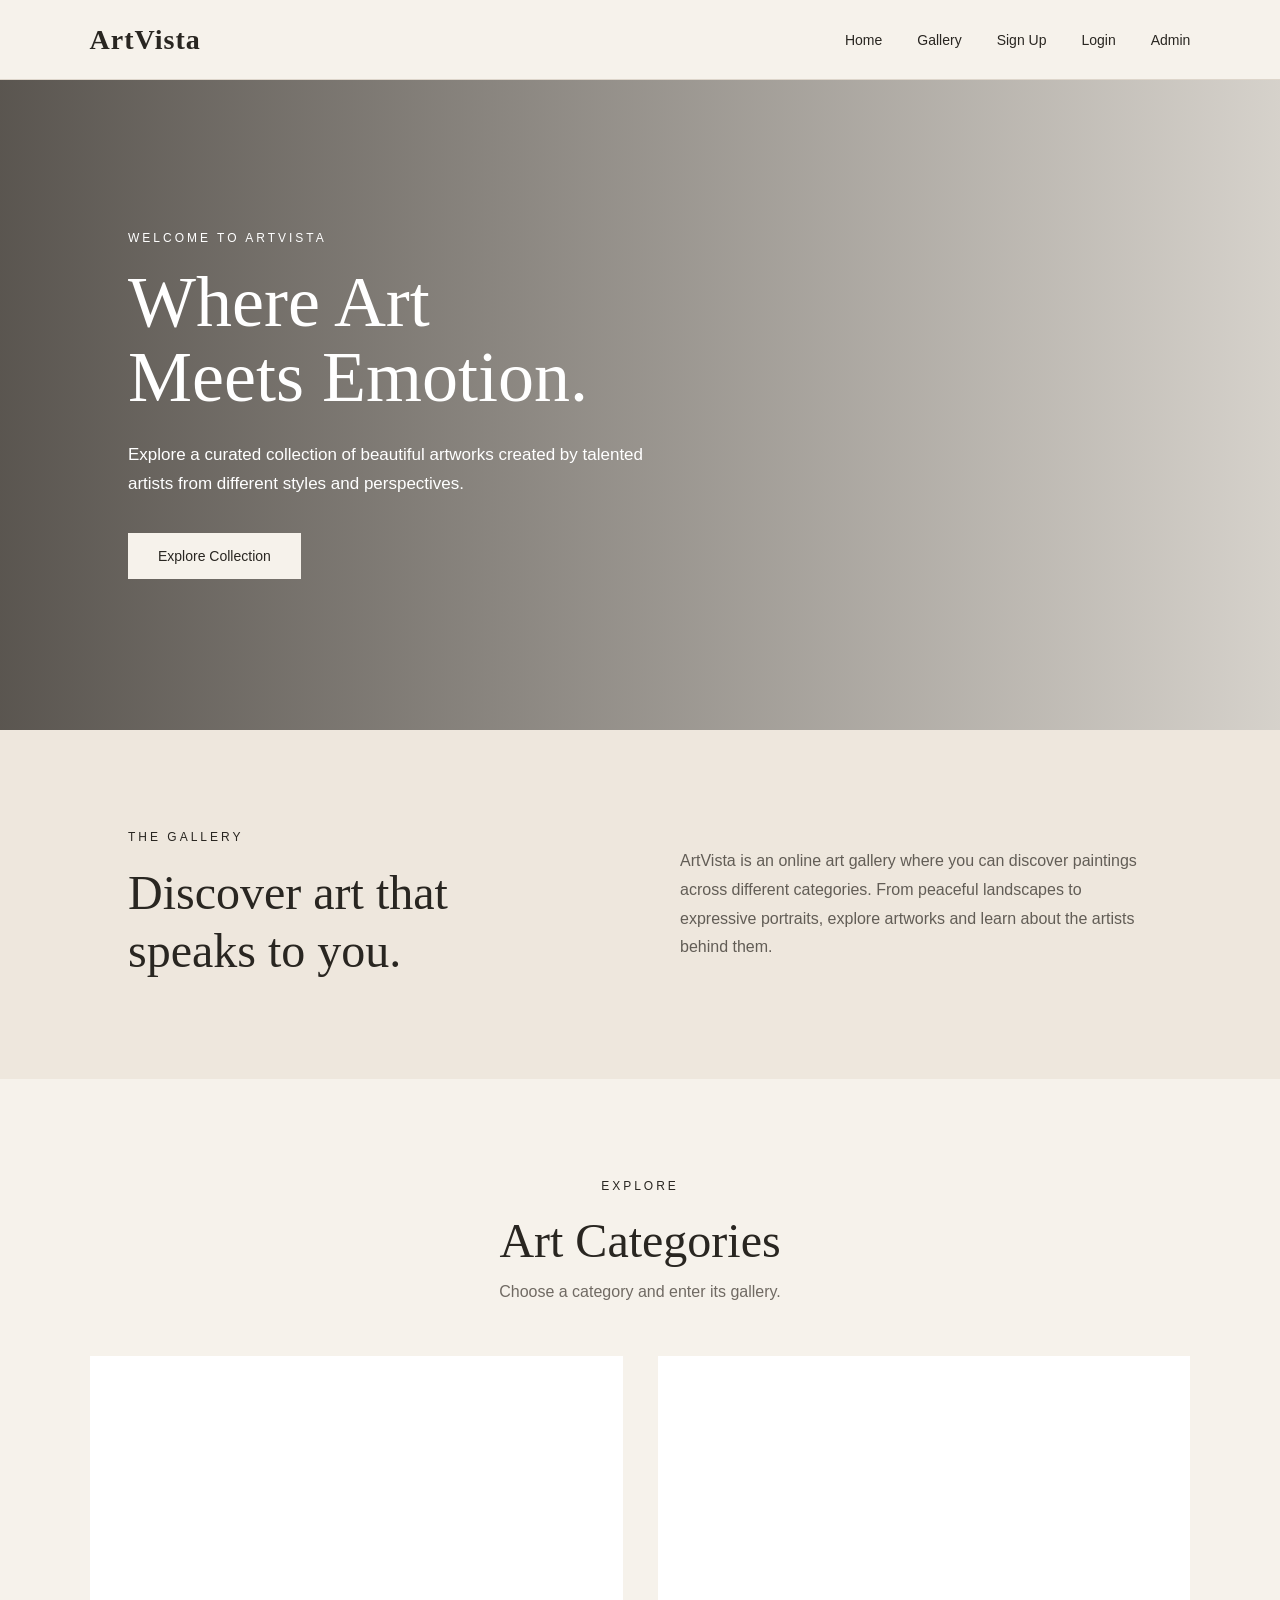
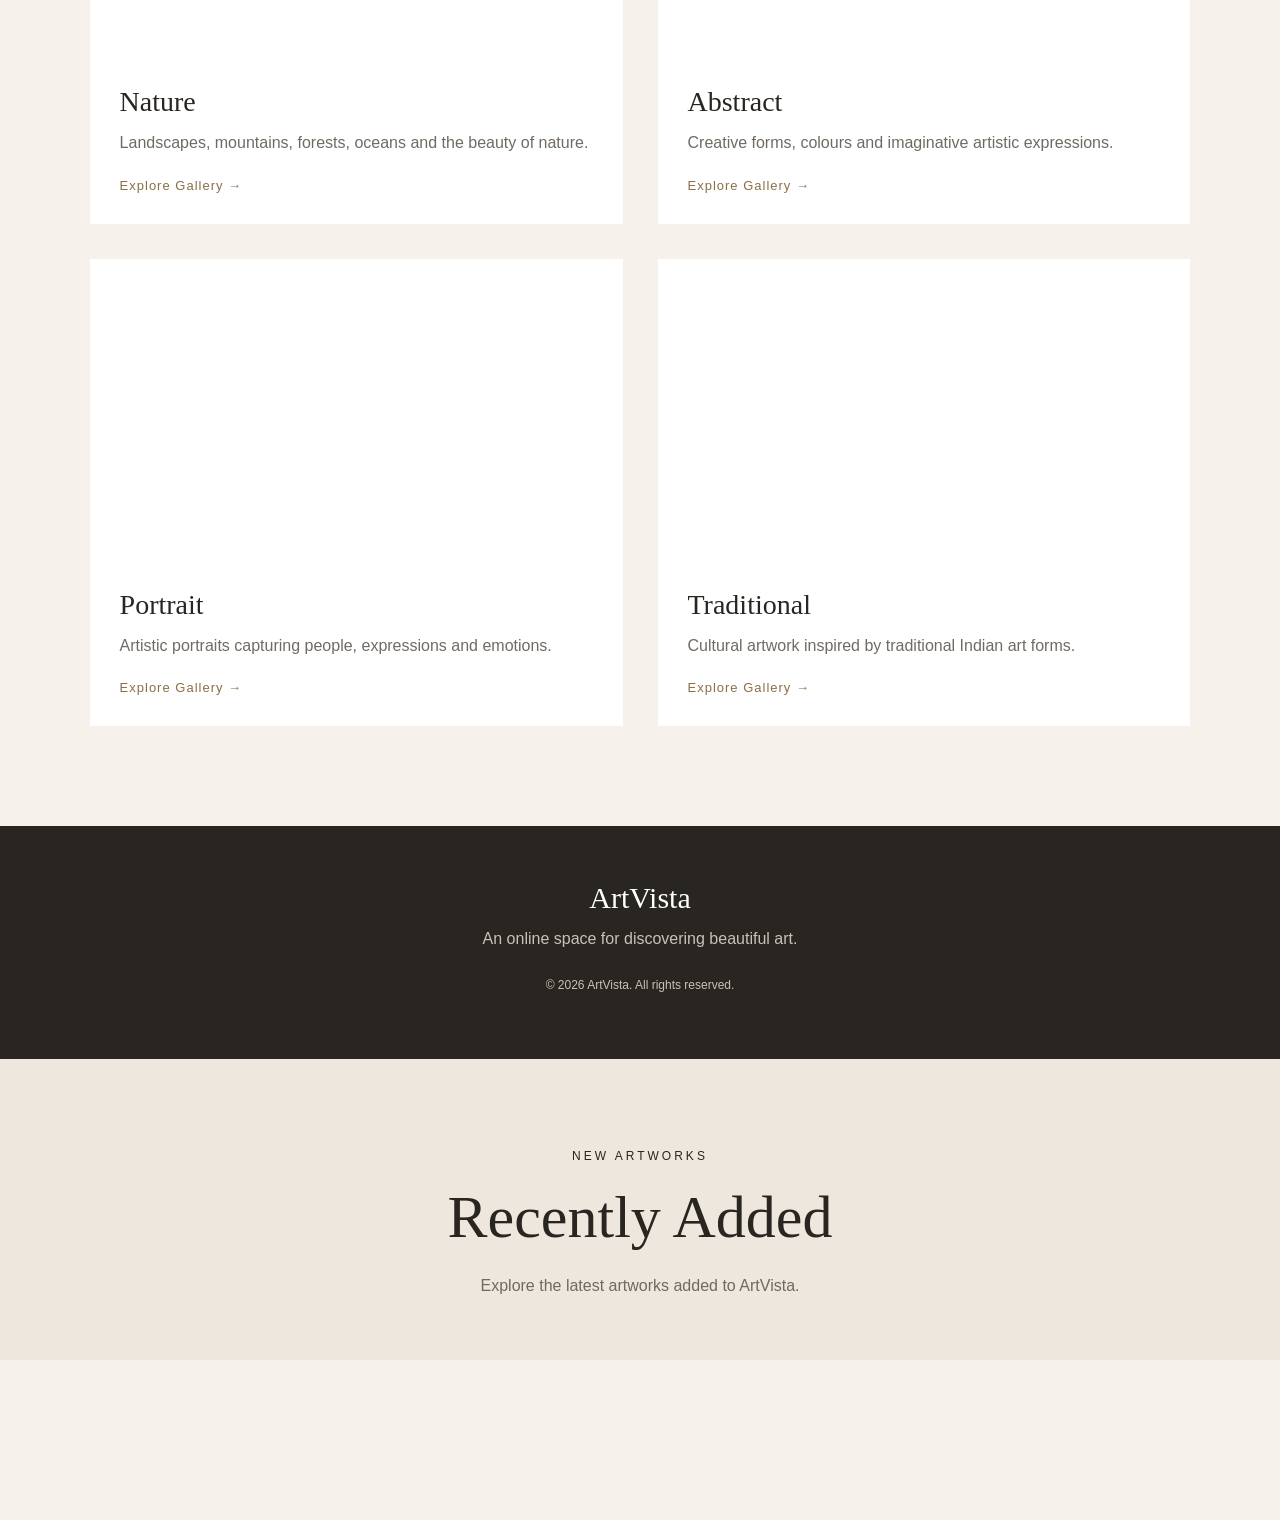
<file: online art gallery main/index.html>
<!DOCTYPE html>
<html lang="en">

<head>
    <meta charset="UTF-8">
    <meta name="viewport" content="width=device-width, initial-scale=1.0">

    <title>ArtVista | Online Art Gallery</title>

    <link rel="stylesheet" href="style.css">
</head>

<body>

    <!-- NAVBAR -->

    <nav class="navbar">

        <div class="logo">
            ArtVista
        </div>

        <div class="nav-links">
    <a href="index.html">Home</a>
    <a href="#categories">Gallery</a>
    <a href="signup.html">Sign Up</a>
    <a href="login.html">Login</a>
    <a href="admin-login.html">Admin</a>
</div>

    </nav>


    <!-- HERO -->

    <section class="hero">

        <div class="hero-text">

            <p class="small-title">WELCOME TO ARTVISTA</p>

            <h1>
                Where Art<br>
                Meets Emotion.
            </h1>

            <p class="hero-description">
                Explore a curated collection of beautiful artworks
                created by talented artists from different styles
                and perspectives.
            </p>

            <button onclick="openGallery()">
                Explore Collection
            </button>

        </div>

    </section>


    <!-- INTRODUCTION -->

    <section class="introduction">

        <div class="intro-text">

            <p class="section-label">THE GALLERY</p>

            <h2>
                Discover art that<br>
                speaks to you.
            </h2>

        </div>

        <div class="intro-description">

            <p>
                ArtVista is an online art gallery where you can
                discover paintings across different categories.
                From peaceful landscapes to expressive portraits,
                explore artworks and learn about the artists behind them.
            </p>

        </div>

    </section>


    <!-- CATEGORIES -->

    <section class="categories" id="categories">

        <div class="section-heading">

            <p class="section-label">EXPLORE</p>

            <h2>Art Categories</h2>

            <p>
                Choose a category and enter its gallery.
            </p>

        </div>


        <div class="category-grid">


            <!-- NATURE -->

            <div class="category-card"
                 onclick="openCategory('nature')">

                <div class="category-image nature-image"></div>

                <div class="category-content">

                    <h3>Nature</h3>

                    <p>
                        Landscapes, mountains, forests,
                        oceans and the beauty of nature.
                    </p>

                    <span>Explore Gallery →</span>

                </div>

            </div>


            <!-- ABSTRACT -->

            <div class="category-card"
                 onclick="openCategory('abstract')">

                <div class="category-image abstract-image"></div>

                <div class="category-content">

                    <h3>Abstract</h3>

                    <p>
                        Creative forms, colours and
                        imaginative artistic expressions.
                    </p>

                    <span>Explore Gallery →</span>

                </div>

            </div>


            <!-- PORTRAIT -->

            <div class="category-card"
                 onclick="openCategory('portrait')">

                <div class="category-image portrait-image"></div>

                <div class="category-content">

                    <h3>Portrait</h3>

                    <p>
                        Artistic portraits capturing
                        people, expressions and emotions.
                    </p>

                    <span>Explore Gallery →</span>

                </div>

            </div>


            <!-- TRADITIONAL -->

            <div class="category-card"
                 onclick="openCategory('traditional')">

                <div class="category-image traditional-image"></div>

                <div class="category-content">

                    <h3>Traditional</h3>

                    <p>
                        Cultural artwork inspired by
                        traditional Indian art forms.
                    </p>

                    <span>Explore Gallery →</span>

                </div>

            </div>


        </div>

    </section>


    <!-- FOOTER -->

    <footer>

        <div class="footer-logo">
            ArtVista
        </div>

        <p>
            An online space for discovering beautiful art.
        </p>

        <p class="copyright">
            © 2026 ArtVista. All rights reserved.
        </p>

    </footer>


    <script src="script.js"></script>

</body>

</html>
<section class="admin-gallery-section">

    <div class="gallery-header">

        <p class="section-label">NEW ARTWORKS</p>

        <h1>Recently Added</h1>

        <p>
            Explore the latest artworks added to ArtVista.
        </p>

    </div>

    <div id="publicAdminPaintings" class="painting-gallery"></div>

</section>
</file>
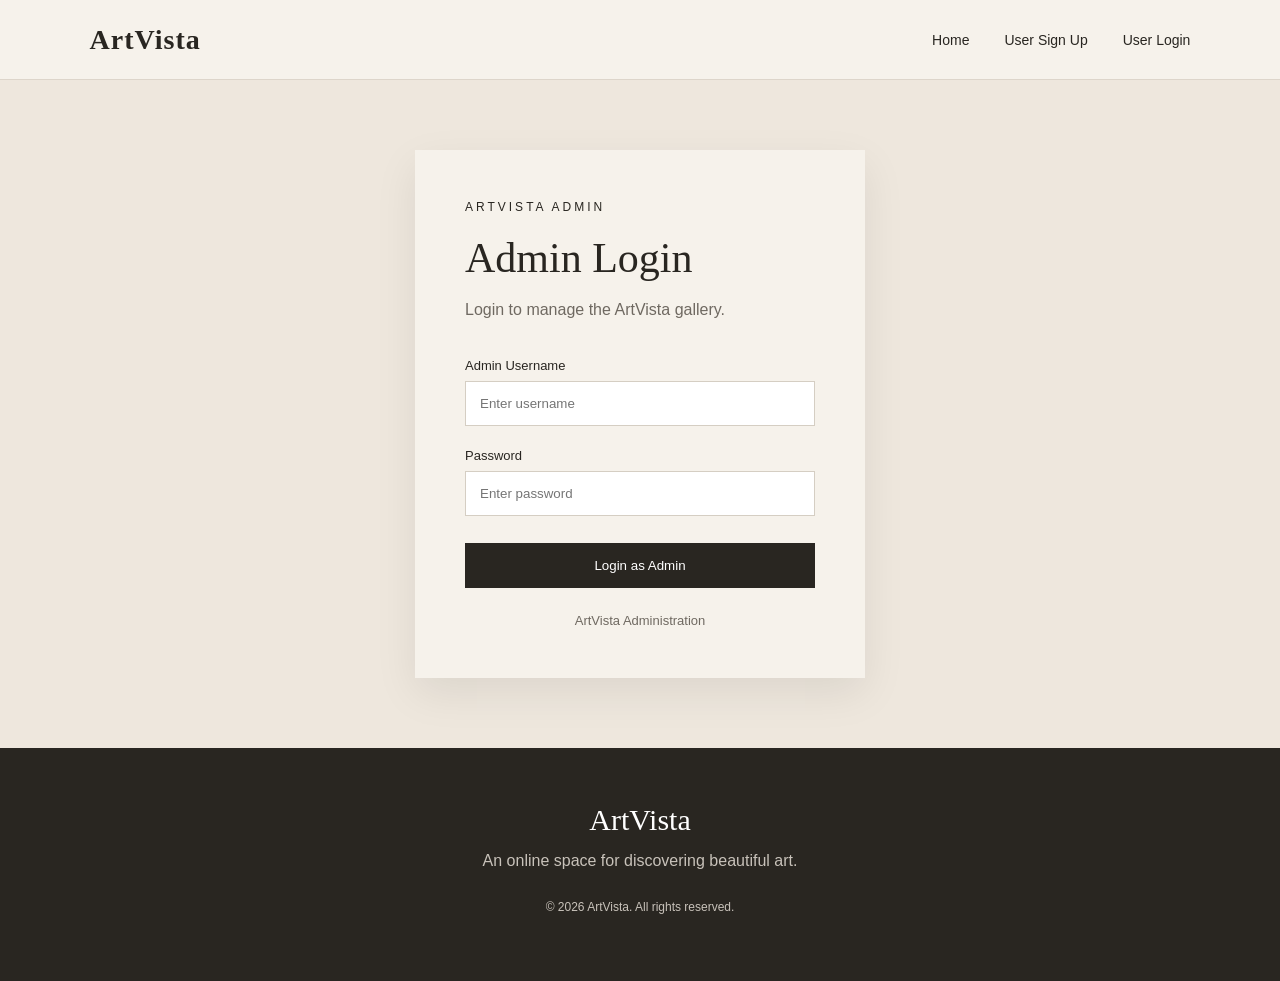
<file: online art gallery main/admin-add-painting.html>
<!DOCTYPE html>
<html lang="en">

<head>

    <meta charset="UTF-8">

    <meta name="viewport" content="width=device-width, initial-scale=1.0">

    <title>Add Painting | ArtVista</title>

    <link rel="stylesheet" href="style.css">

</head>

<body>

    <!-- NAVBAR -->

    <nav class="navbar">

        <div class="logo">
            ArtVista
        </div>

        <div class="nav-links">

            <a href="admin-dashboard.html">Dashboard</a>

            <a href="index.html">Gallery</a>

            <a href="#" onclick="adminLogout()">Logout</a>

        </div>

    </nav>


    <!-- ADD PAINTING -->

    <section class="auth-section">

        <div class="auth-box">

            <p class="section-label">ARTVISTA ADMIN</p>

            <h1>Add Painting</h1>

            <p class="auth-subtitle">
                Add a new artwork to the gallery collection.
            </p>


            <form onsubmit="addPainting(event)">

                <label>Painting Name</label>

                <input
                    type="text"
                    id="paintingName"
                    placeholder="Enter painting name"
                    required
                >


                <label>Artist Name</label>

                <input
                    type="text"
                    id="paintingArtist"
                    placeholder="Enter artist name"
                    required
                >


                <label>Category</label>

                <select id="paintingCategory" required>

                    <option value="">Select Category</option>

                    <option value="NATURE COLLECTION">
                        Nature
                    </option>

                    <option value="ABSTRACT COLLECTION">
                        Abstract
                    </option>

                    <option value="PORTRAIT COLLECTION">
                        Portrait
                    </option>

                    <option value="TRADITIONAL COLLECTION">
                        Traditional
                    </option>

                </select>


                <label>Price</label>

                <input
                    type="number"
                    id="paintingPrice"
                    placeholder="Enter price"
                    required
                >


                <label>Image URL</label>

                <input
                    type="url"
                    id="paintingImage"
                    placeholder="Paste image URL"
                    required
                >


                <label>Description</label>

                <textarea
                    id="paintingDescription"
                    placeholder="Enter painting description"
                    rows="4"
                    required
                ></textarea>


                <button type="submit">
                    Add Painting
                </button>

            </form>

        </div>

    </section>


    <footer>

        <div class="footer-logo">
            ArtVista
        </div>

        <p>
            Admin Panel for ArtVista Online Gallery.
        </p>

        <p class="copyright">
            © 2026 ArtVista. All rights reserved.
        </p>

    </footer>

<script>
    if (localStorage.getItem("adminLoggedIn") !== "true") {
        window.location.href = "admin-login.html";
    }
</script>
    <script src="script.js"></script>

</body>

</html>
</file>
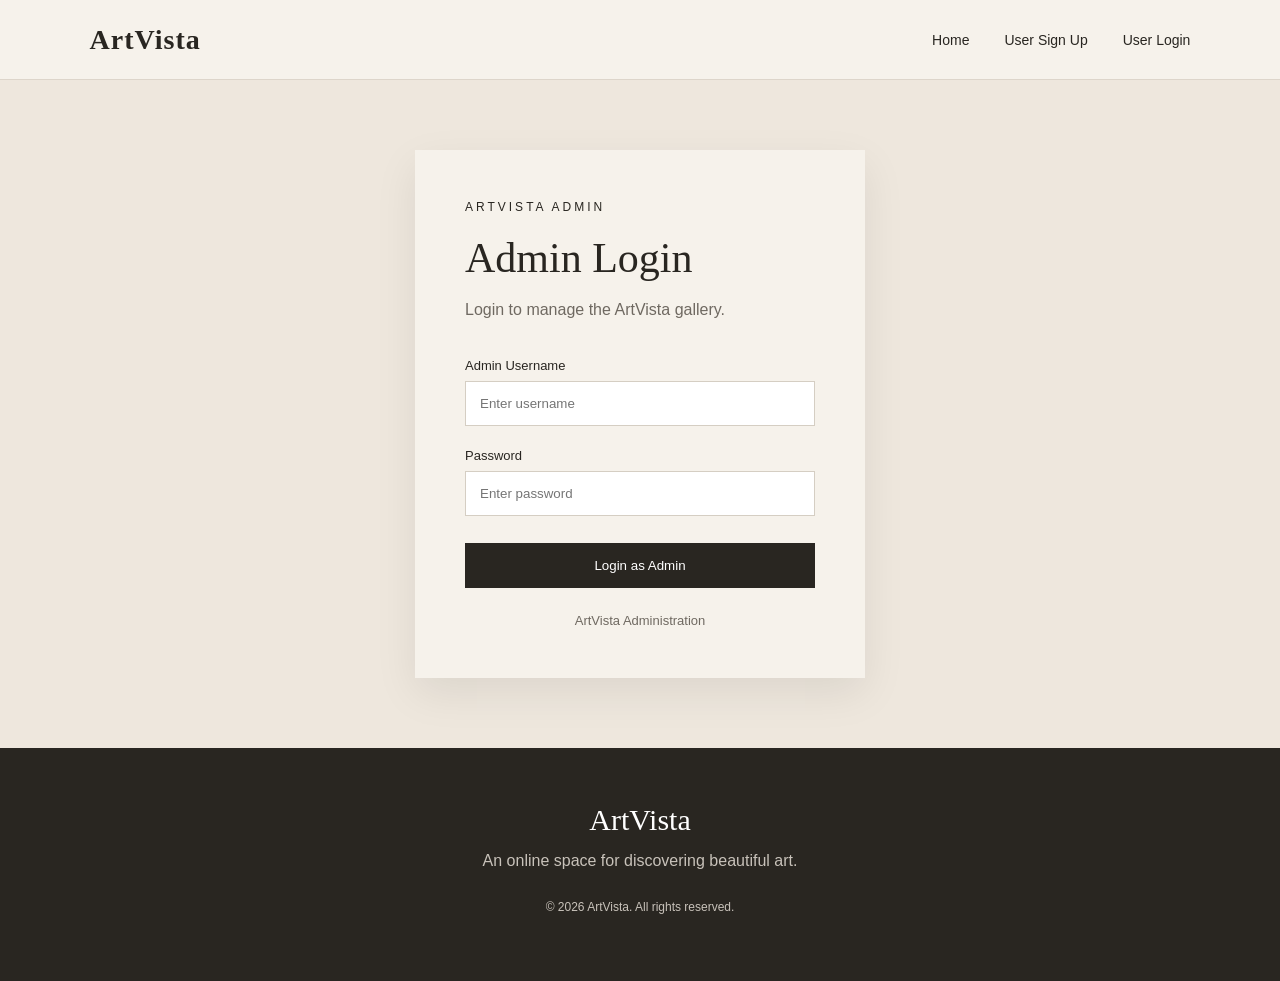
<file: online art gallery main/admin-dashboard.html>
<!DOCTYPE html>
<html lang="en">

<head>

    <meta charset="UTF-8">

    <meta name="viewport" content="width=device-width, initial-scale=1.0">

    <title>Admin Dashboard | ArtVista</title>

    <link rel="stylesheet" href="style.css">

</head>

<body>

    <!-- NAVBAR -->

    <nav class="navbar">

        <div class="logo">
            ArtVista
        </div>

        <div class="nav-links">

            <a href="index.html">Home</a>

            <a href="nature.html">Gallery</a>

            <a href="#" onclick="adminLogout()">Logout</a>

        </div>

    </nav>


    <!-- ADMIN DASHBOARD -->

    <section class="dashboard">

        <div class="dashboard-header">

            <p class="section-label">ARTVISTA ADMIN</p>

            <h1>Admin <span>Dashboard</span></h1>

            <p>
                Manage artworks and maintain the ArtVista gallery.
            </p>

        </div>


        <div class="dashboard-grid">

            <!-- ADD PAINTING -->

            <div class="dashboard-card">

                <h2>Add Painting</h2>

                <p>
                    Add a new artwork to the ArtVista collection.
                </p>

                <a href="admin-add-painting.html">
                    Add New Painting →
                </a>

            </div>


            <!-- MANAGE PAINTINGS -->

            <div class="dashboard-card">

                <h2>Manage Paintings</h2>

                <p>
                    View and manage artworks available in the gallery.
                </p>

                <a href="admin-paintings.html">
                    View Paintings →
                </a>

            </div>


            <!-- GALLERY -->

            <div class="dashboard-card">

                <h2>Gallery</h2>

                <p>
                    Open the public ArtVista gallery and view collections.
                </p>

                <a href="index.html#categories">
                    Open Gallery →
                </a>

            </div>

        </div>

    </section>


    <!-- FOOTER -->

    <footer>

        <div class="footer-logo">
            ArtVista
        </div>

        <p>
            Admin Panel for ArtVista Online Gallery.
        </p>

        <p class="copyright">
            © 2026 ArtVista. All rights reserved.
        </p>

    </footer>

<script>
    if (localStorage.getItem("adminLoggedIn") !== "true") {
        window.location.href = "admin-login.html";
    }
</script>
    <script src="script.js"></script>

</body>

</html>
</file>
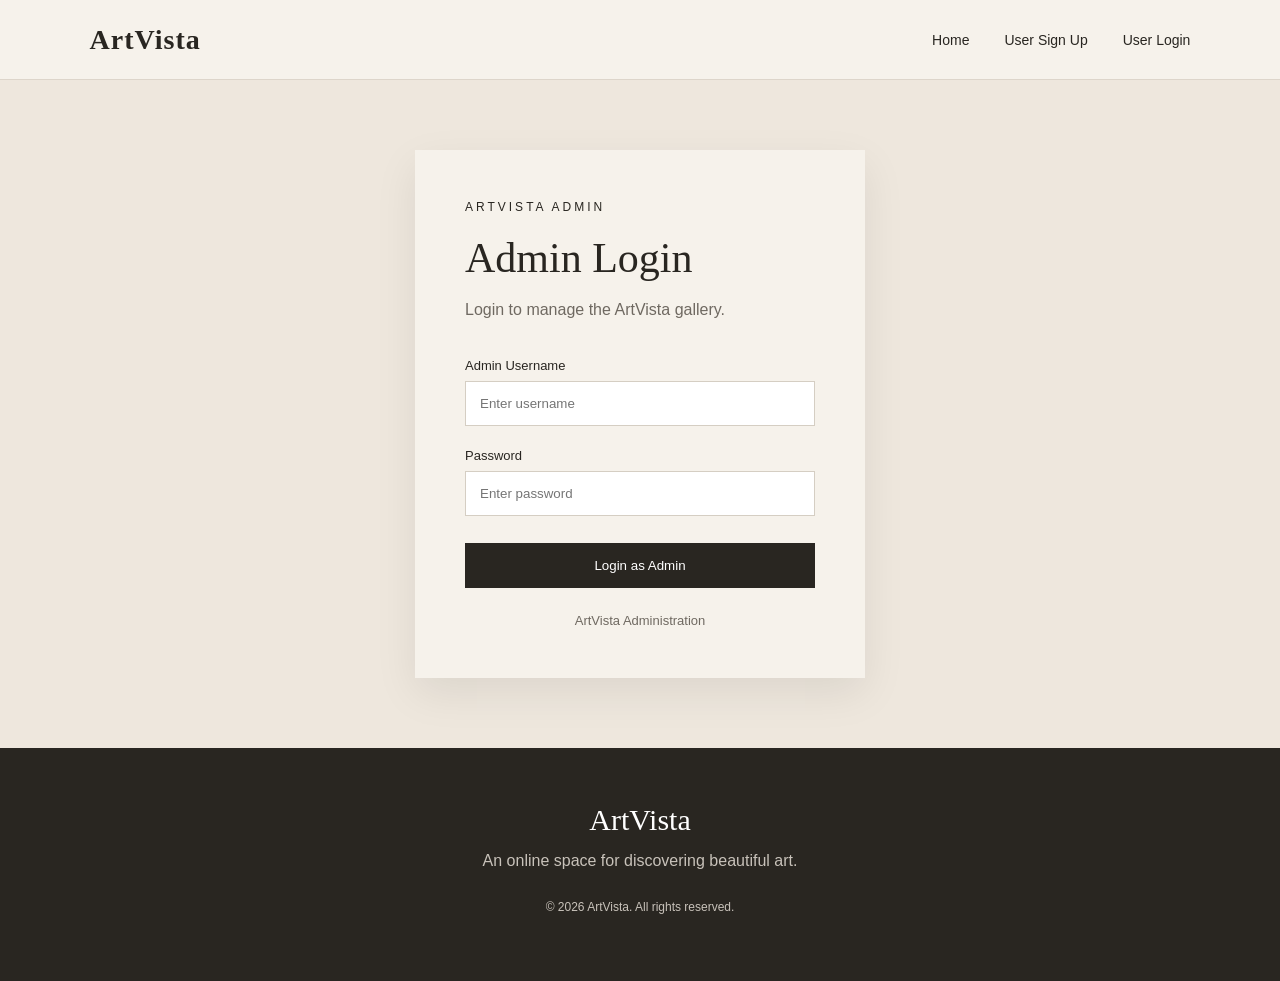
<file: online art gallery main/admin-login.html>
<!DOCTYPE html>
<html lang="en">

<head>

    <meta charset="UTF-8">

    <meta name="viewport" content="width=device-width, initial-scale=1.0">

    <title>Admin Login | ArtVista</title>

    <link rel="stylesheet" href="style.css">

</head>

<body>

    <!-- NAVBAR -->

    <nav class="navbar">

        <div class="logo">
            ArtVista
        </div>

        <div class="nav-links">

            <a href="index.html">Home</a>

            <a href="signup.html">User Sign Up</a>

            <a href="login.html">User Login</a>

        </div>

    </nav>


    <!-- ADMIN LOGIN -->

    <section class="auth-section">

        <div class="auth-box">

            <p class="section-label">ARTVISTA ADMIN</p>

            <h1>Admin Login</h1>

            <p class="auth-subtitle">
                Login to manage the ArtVista gallery.
            </p>


            <form onsubmit="adminLogin(event)">

                <label>Admin Username</label>

                <input
                    type="text"
                    id="adminUsername"
                    placeholder="Enter username"
                    required
                >


                <label>Password</label>

                <input
                    type="password"
                    id="adminPassword"
                    placeholder="Enter password"
                    required
                >


                <button type="submit">
                    Login as Admin
                </button>

            </form>


            <p class="auth-footer">
                ArtVista Administration
            </p>

        </div>

    </section>


    <footer>

        <div class="footer-logo">
            ArtVista
        </div>

        <p>
            An online space for discovering beautiful art.
        </p>

        <p class="copyright">
            © 2026 ArtVista. All rights reserved.
        </p>

    </footer>


    <script src="script.js"></script>

</body>

</html>
</file>
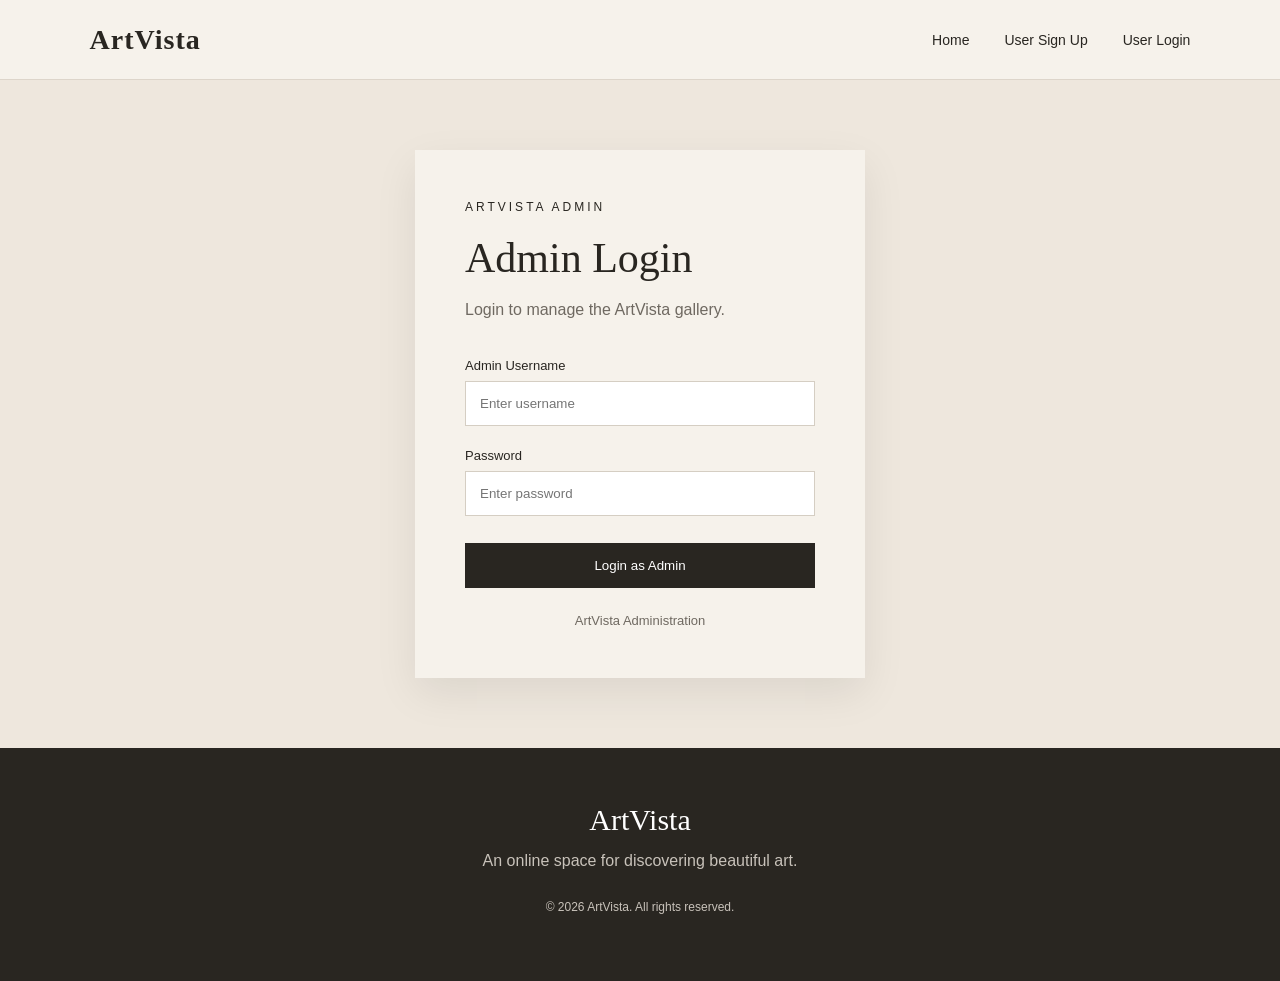
<file: online art gallery main/admin-paintings.html>
<!DOCTYPE html>
<html lang="en">

<head>

    <meta charset="UTF-8">

    <meta name="viewport" content="width=device-width, initial-scale=1.0">

    <title>Manage Paintings | ArtVista</title>

    <link rel="stylesheet" href="style.css">

</head>

<body>

    <!-- NAVBAR -->

    <nav class="navbar">

        <div class="logo">
            ArtVista
        </div>

        <div class="nav-links">

            <a href="admin-dashboard.html">Dashboard</a>

            <a href="admin-add-painting.html">Add Painting</a>

            <a href="#" onclick="adminLogout()">Logout</a>

        </div>

    </nav>


    <!-- MANAGE PAINTINGS -->

    <section class="gallery-header">

        <p class="section-label">ARTVISTA ADMIN</p>

        <h1>Manage Paintings</h1>

        <p>
            View and manage artworks added to the gallery.
        </p>

    </section>


    <section class="painting-gallery" id="adminPaintingList">

    </section>


    <footer>

        <div class="footer-logo">
            ArtVista
        </div>

        <p>
            Admin Panel for ArtVista Online Gallery.
        </p>

        <p class="copyright">
            © 2026 ArtVista. All rights reserved.
        </p>

    </footer>

<script>
    if (localStorage.getItem("adminLoggedIn") !== "true") {
        window.location.href = "admin-login.html";
    }
</script>
    <script src="script.js"></script>

</body>

</html>
</file>
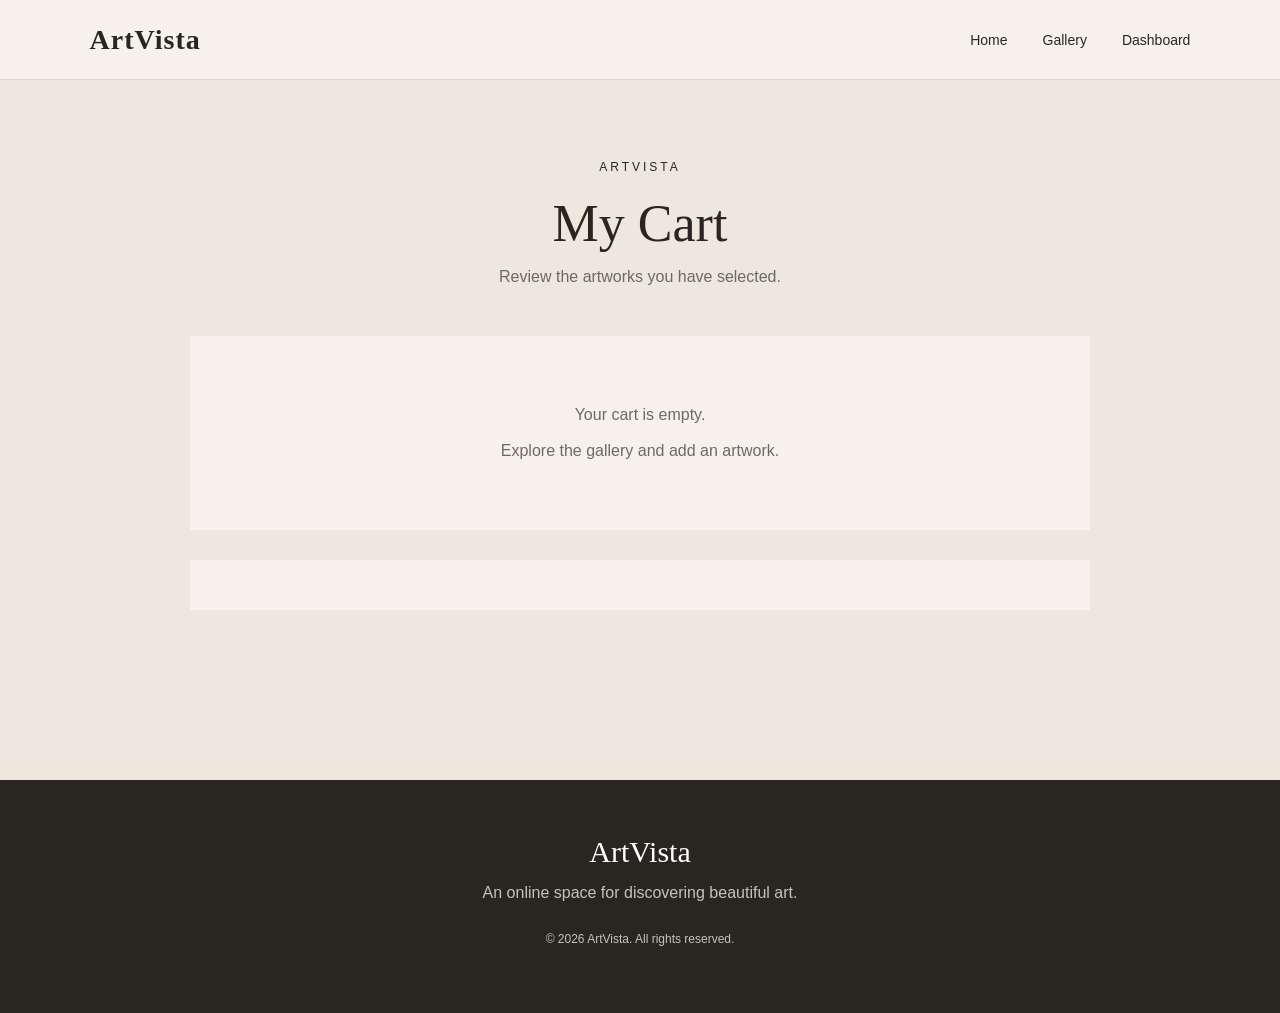
<file: online art gallery main/cart.html>
<!DOCTYPE html>
<html lang="en">

<head>
    <meta charset="UTF-8">
    <meta name="viewport" content="width=device-width, initial-scale=1.0">

    <title>ArtVista | My Cart</title>

    <link rel="stylesheet" href="style.css">
</head>

<body>

    <!-- NAVBAR -->

    <nav class="navbar">

        <div class="logo">
            ArtVista
        </div>

        <div class="nav-links">

            <a href="index.html">Home</a>

            <a href="index.html#categories">Gallery</a>

            <a href="user-dashboard.html">Dashboard</a>

        </div>

    </nav>


    <!-- CART -->

    <section class="cart-section">

        <div class="cart-header">

            <p class="section-label">ARTVISTA</p>

            <h1>My Cart</h1>

            <p>
                Review the artworks you have selected.
            </p>

        </div>


        <div id="cartItems" class="cart-items">
        </div>


        <div id="cartTotal" class="cart-total">
        </div>

    </section>


    <!-- FOOTER -->

    <footer>

        <div class="footer-logo">
            ArtVista
        </div>

        <p>
            An online space for discovering beautiful art.
        </p>

        <p class="copyright">
            © 2026 ArtVista. All rights reserved.
        </p>

    </footer>


    <script src="script.js"></script>

</body>

</html>
</file>
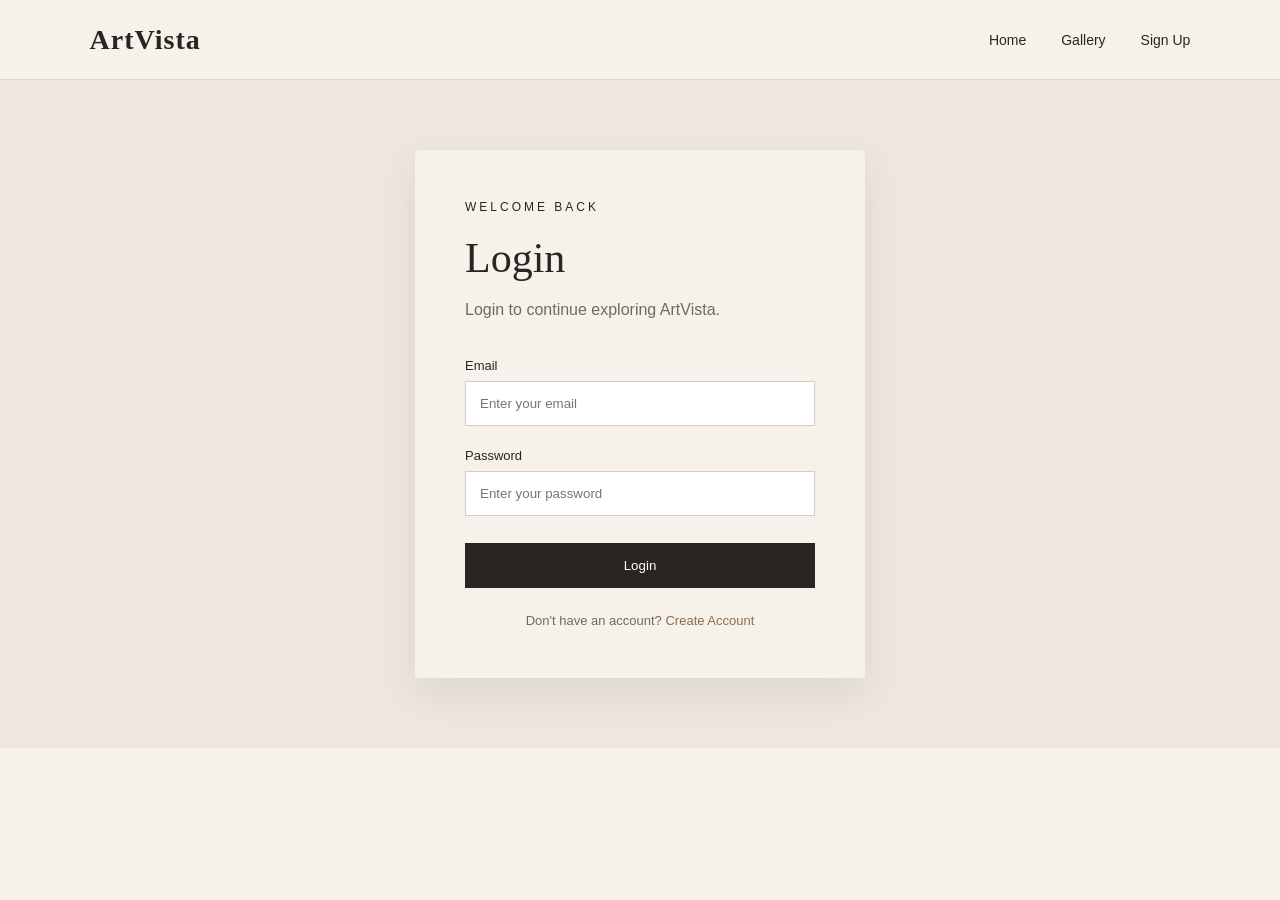
<file: online art gallery main/login.html>
<!DOCTYPE html>
<html lang="en">

<head>
    <meta charset="UTF-8">
    <meta name="viewport" content="width=device-width, initial-scale=1.0">

    <title>ArtVista | Login</title>

    <link rel="stylesheet" href="style.css">
</head>

<body>

    <nav class="navbar">

        <div class="logo">
            ArtVista
        </div>

        <div class="nav-links">

            <a href="index.html">Home</a>

            <a href="index.html#categories">Gallery</a>

            <a href="signup.html">Sign Up</a>

        </div>

    </nav>


    <section class="auth-section">

        <div class="auth-box">

            <p class="section-label">WELCOME BACK</p>

            <h1>Login</h1>

            <p class="auth-subtitle">
                Login to continue exploring ArtVista.
            </p>


            <form onsubmit="loginUser(event)">

                <label>Email</label>

                <input
                    type="email"
                    id="loginEmail"
                    placeholder="Enter your email"
                    required
                >


                <label>Password</label>

                <input
                    type="password"
                    id="loginPassword"
                    placeholder="Enter your password"
                    required
                >


                <button type="submit">
                    Login
                </button>

            </form>


            <p class="auth-footer">

                Don't have an account?

                <a href="signup.html">
                    Create Account
                </a>

            </p>

        </div>

    </section>


    <script src="script.js"></script>

</body>

</html>
</file>
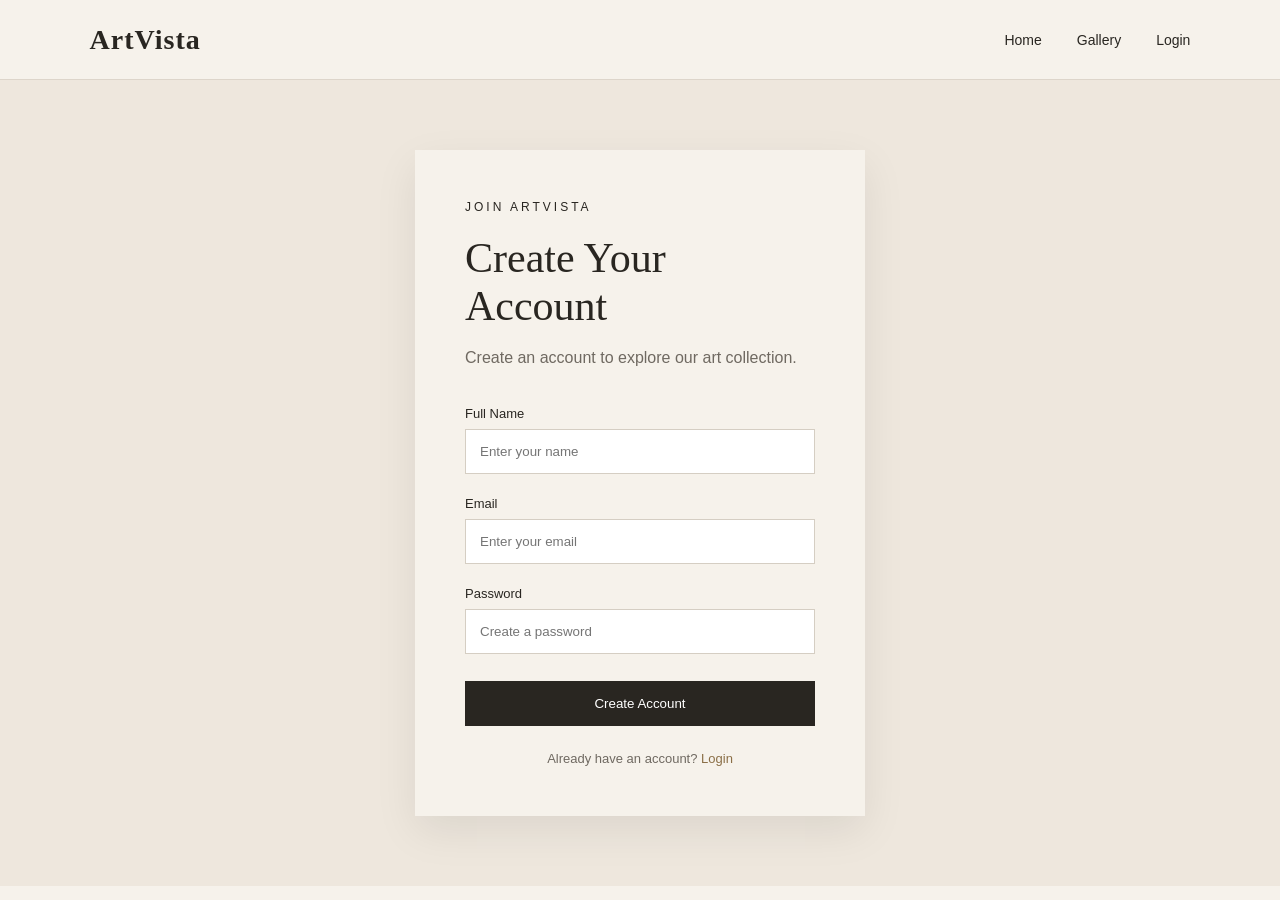
<file: online art gallery main/signup.html>
<!DOCTYPE html>
<html lang="en">

<head>
    <meta charset="UTF-8">
    <meta name="viewport" content="width=device-width, initial-scale=1.0">

    <title>ArtVista | Sign Up</title>

    <link rel="stylesheet" href="style.css">
</head>

<body>

    <!-- NAVBAR -->

    <nav class="navbar">

        <div class="logo">
            ArtVista
        </div>

        <div class="nav-links">

            <a href="index.html">Home</a>

            <a href="index.html#categories">Gallery</a>

            <a href="login.html">Login</a>

        </div>

    </nav>


    <!-- SIGNUP -->

    <section class="auth-section">

        <div class="auth-box">

            <p class="section-label">JOIN ARTVISTA</p>

            <h1>Create Your Account</h1>

            <p class="auth-subtitle">
                Create an account to explore our art collection.
            </p>


            <form onsubmit="signupUser(event)">

                <label>Full Name</label>

                <input
                    type="text"
                    id="signupName"
                    placeholder="Enter your name"
                    required
                >


                <label>Email</label>

                <input
                    type="email"
                    id="signupEmail"
                    placeholder="Enter your email"
                    required
                >


                <label>Password</label>

                <input
                    type="password"
                    id="signupPassword"
                    placeholder="Create a password"
                    required
                >


                <button type="submit">
                    Create Account
                </button>

            </form>


            <p class="auth-footer">
                Already have an account?
                <a href="login.html">Login</a>
            </p>

        </div>

    </section>


    <script src="script.js"></script>

</body>

</html>
</file>
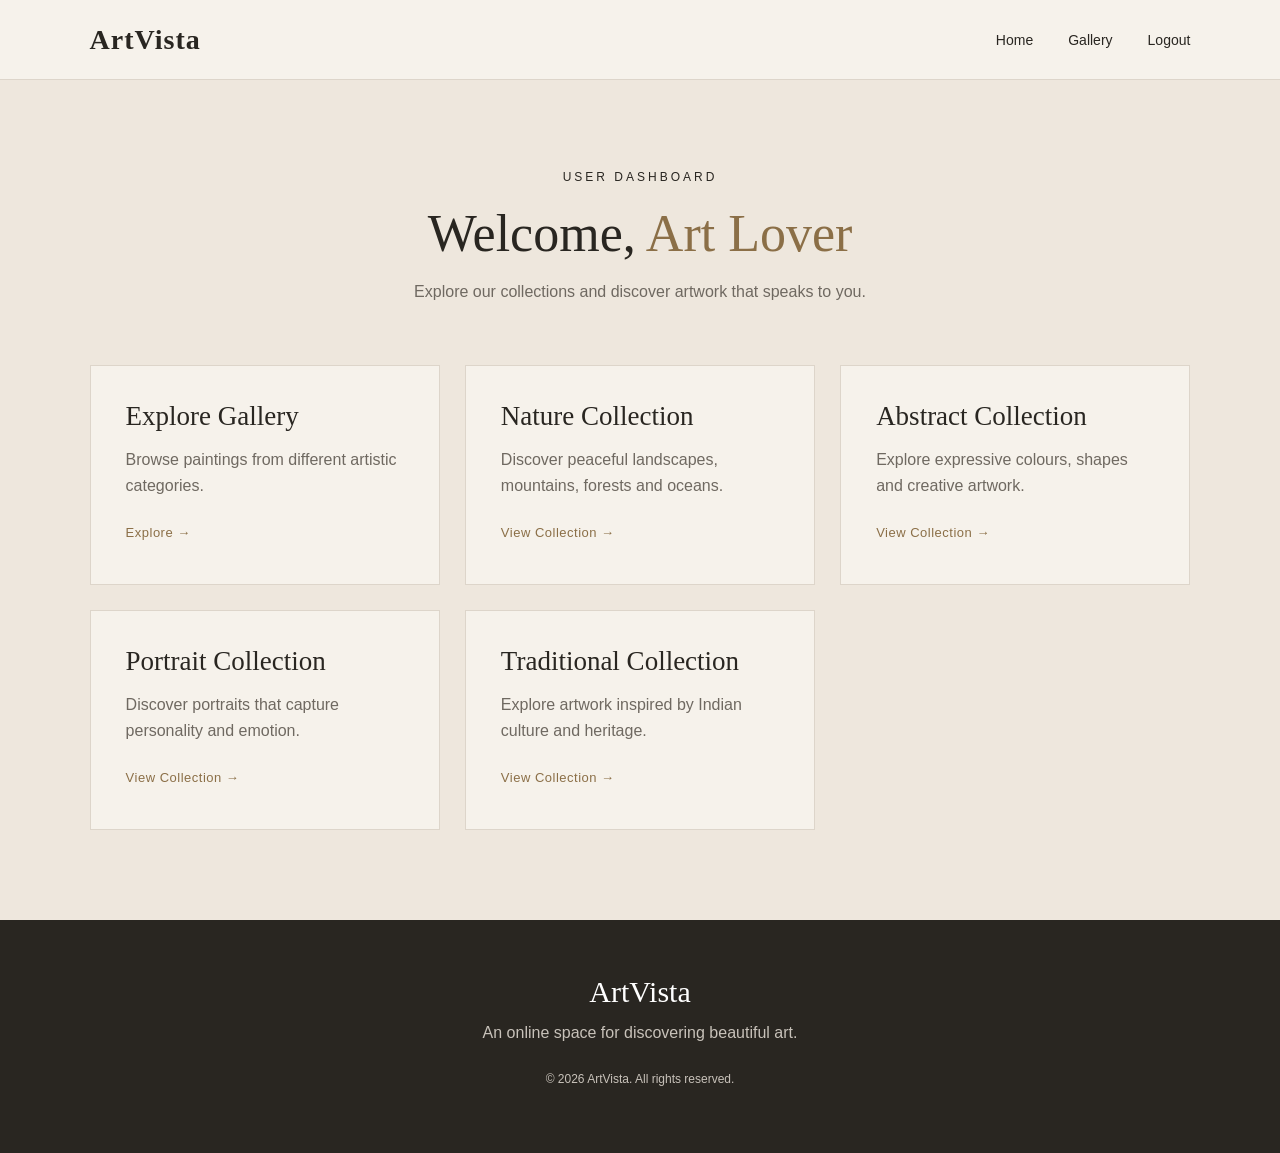
<file: online art gallery main/user-dashboard.html>
<!DOCTYPE html>
<html lang="en">

<head>
    <meta charset="UTF-8">
    <meta name="viewport" content="width=device-width, initial-scale=1.0">

    <title>ArtVista | User Dashboard</title>

    <link rel="stylesheet" href="style.css">
</head>

<body>

    <!-- NAVBAR -->

    <nav class="navbar">

        <div class="logo">
            ArtVista
        </div>

        <div class="nav-links">

            <a href="index.html">Home</a>

            <a href="index.html#categories">Gallery</a>

            <a href="#" onclick="logoutUser()">Logout</a>

        </div>

    </nav>


    <!-- DASHBOARD -->

    <section class="dashboard">

        <div class="dashboard-header">

            <p class="section-label">USER DASHBOARD</p>

            <h1>
                Welcome, <span id="userName">Art Lover</span>
            </h1>

            <p>
                Explore our collections and discover artwork
                that speaks to you.
            </p>

        </div>


        <!-- DASHBOARD CARDS -->

        <div class="dashboard-grid">

            <div class="dashboard-card">

                <h2>Explore Gallery</h2>

                <p>
                    Browse paintings from different artistic
                    categories.
                </p>

                <a href="index.html#categories">
                    Explore →
                </a>

            </div>


            <div class="dashboard-card">

                <h2>Nature Collection</h2>

                <p>
                    Discover peaceful landscapes, mountains,
                    forests and oceans.
                </p>

                <a href="nature.html">
                    View Collection →
                </a>

            </div>


            <div class="dashboard-card">

                <h2>Abstract Collection</h2>

                <p>
                    Explore expressive colours, shapes
                    and creative artwork.
                </p>

                <a href="abstract.html">
                    View Collection →
                </a>

            </div>


            <div class="dashboard-card">

                <h2>Portrait Collection</h2>

                <p>
                    Discover portraits that capture
                    personality and emotion.
                </p>

                <a href="portrait.html">
                    View Collection →
                </a>

            </div>


            <div class="dashboard-card">

                <h2>Traditional Collection</h2>

                <p>
                    Explore artwork inspired by Indian
                    culture and heritage.
                </p>

                <a href="traditional.html">
                    View Collection →
                </a>

            </div>

        </div>

    </section>


    <!-- FOOTER -->

    <footer>

        <div class="footer-logo">
            ArtVista
        </div>

        <p>
            An online space for discovering beautiful art.
        </p>

        <p class="copyright">
            © 2026 ArtVista. All rights reserved.
        </p>

    </footer>


    <script src="script.js"></script>

</body>

</html>
</file>
<file: online art gallery main/style.css>
* {
    margin: 0;
    padding: 0;
    box-sizing: border-box;
}

body {
    font-family: Georgia, "Times New Roman", serif;
    background-color: #f6f2eb;
    color: #292621;
}


/* ================= NAVBAR ================= */

.navbar {
    height: 80px;

    display: flex;
    justify-content: space-between;
    align-items: center;

    padding: 0 7%;

    background-color: #f6f2eb;

    border-bottom: 1px solid #ddd5ca;
}

.logo {
    font-size: 28px;
    font-weight: bold;
    letter-spacing: 1px;
}

.nav-links {
    display: flex;
    gap: 35px;
}

.nav-links a {
    text-decoration: none;
    color: #292621;

    font-family: Arial, sans-serif;
    font-size: 14px;

    transition: 0.3s;
}

.nav-links a:hover {
    color: #8b6f47;
}


/* ================= HERO ================= */

.hero {

    min-height: 650px;

    display: flex;
    align-items: center;

    padding: 80px 10%;

    background-image:
        linear-gradient(
            to right,
            rgba(30, 25, 20, 0.72),
            rgba(30, 25, 20, 0.15)
        ),
        url("https://images.unsplash.com/photo-1579783902614-a3fb3927b6a5?auto=format&fit=crop&w=1800&q=85");

    background-size: cover;
    background-position: center;
}

.hero-text {
    max-width: 650px;
    color: white;
}

.small-title,
.section-label {
    font-family: Arial, sans-serif;

    font-size: 12px;

    letter-spacing: 3px;

    margin-bottom: 20px;
}

.hero h1 {
    font-size: 72px;

    line-height: 1.05;

    font-weight: normal;

    margin-bottom: 25px;
}

.hero-description {
    font-family: Arial, sans-serif;

    font-size: 17px;

    line-height: 1.7;

    max-width: 520px;

    margin-bottom: 35px;
}

.hero button {
    padding: 15px 30px;

    border: none;

    background-color: #f6f2eb;

    color: #292621;

    font-family: Arial, sans-serif;

    font-size: 14px;

    cursor: pointer;

    transition: 0.3s;
}

.hero button:hover {
    background-color: #d9c8b0;
}


/* ================= INTRODUCTION ================= */

.introduction {

    padding: 100px 10%;

    display: grid;

    grid-template-columns: 1fr 1fr;

    gap: 80px;

    align-items: center;

    background-color: #eee7dd;
}

.intro-text h2 {

    font-size: 48px;

    font-weight: normal;

    line-height: 1.2;
}

.intro-description {

    font-family: Arial, sans-serif;

    font-size: 16px;

    line-height: 1.8;

    color: #625d56;
}


/* ================= CATEGORIES ================= */

.categories {

    padding: 100px 7%;
}

.section-heading {

    text-align: center;

    margin-bottom: 55px;
}

.section-heading h2 {

    font-size: 48px;

    font-weight: normal;

    margin-bottom: 15px;
}

.section-heading p:last-child {

    font-family: Arial, sans-serif;

    color: #706a63;
}


/* GRID */

.category-grid {

    display: grid;

    grid-template-columns: repeat(2, 1fr);

    gap: 35px;
}


/* CATEGORY CARD */

.category-card {

    background-color: white;

    cursor: pointer;

    transition: 0.4s;

    overflow: hidden;
}

.category-card:hover {

    transform: translateY(-7px);

    box-shadow: 0 15px 35px rgba(0,0,0,0.12);
}


/* CATEGORY IMAGE */

.category-image {

    height: 300px;

    background-size: cover;

    background-position: center;
}


/* DIFFERENT CATEGORY IMAGES */

.nature-image {

    background-image:
        url("https://images.unsplash.com/photo-1500534623283-312aade485b7?auto=format&fit=crop&w=1000&q=80");
}

.abstract-image {

    background-image:
        url("https://images.unsplash.com/photo-1549490349-8643362247b5?auto=format&fit=crop&w=1000&q=80");
}

.portrait-image {

    background-image:
        url("https://images.unsplash.com/photo-1544005313-94ddf0286df2?auto=format&fit=crop&w=1000&q=80");
}

.traditional-image {

    background-image:
        url("https://images.unsplash.com/photo-1577083288073-40892c0860a4?auto=format&fit=crop&w=1000&q=80");
}


/* CATEGORY TEXT */

.category-content {

    padding: 30px;
}

.category-content h3 {

    font-size: 28px;

    font-weight: normal;

    margin-bottom: 12px;
}

.category-content p {

    font-family: Arial, sans-serif;

    color: #706a63;

    line-height: 1.6;

    margin-bottom: 20px;
}

.category-content span {

    font-family: Arial, sans-serif;

    font-size: 13px;

    letter-spacing: 1px;

    color: #8b6f47;
}


/* ================= FOOTER ================= */

footer {

    background-color: #292621;

    color: white;

    text-align: center;

    padding: 55px 20px;
}

.footer-logo {

    font-size: 30px;

    margin-bottom: 15px;
}

footer p {

    font-family: Arial, sans-serif;

    color: #c8c2ba;

    margin-bottom: 12px;
}

.copyright {

    font-size: 12px;

    margin-top: 30px;
}


/* ================= RESPONSIVE ================= */

@media (max-width: 800px) {

    .nav-links {
        gap: 12px;
    }

    .hero h1 {
        font-size: 50px;
    }

    .introduction {
        grid-template-columns: 1fr;
    }

    .category-grid {
        grid-template-columns: 1fr;
    }

}
/* ================= GALLERY PAGE ================= */

.gallery-header {

    text-align: center;

    padding: 90px 20px 60px;

    background-color: #eee7dd;
}

.gallery-header h1 {

    font-size: 60px;

    font-weight: normal;

    margin-bottom: 20px;
}

.gallery-header > p:last-child {

    font-family: Arial, sans-serif;

    color: #6f6961;

    max-width: 600px;

    margin: auto;

    line-height: 1.7;
}


/* PAINTING GRID */

.painting-gallery {

    padding: 80px 7%;

    display: grid;

    grid-template-columns: repeat(2, 1fr);

    gap: 45px;
}


/* PAINTING CARD */

.painting-card {

    background-color: white;

    overflow: hidden;

    transition: 0.3s;
}

.painting-card:hover {

    transform: translateY(-6px);

    box-shadow: 0 15px 35px rgba(0,0,0,0.12);
}


/* PAINTING IMAGE */

.painting-card img {

    width: 100%;

    height: 400px;

    object-fit: cover;

    display: block;
}


/* PAINTING INFORMATION */

.painting-info {

    padding: 30px;
}

.painting-category {

    font-family: Arial, sans-serif;

    font-size: 11px;

    letter-spacing: 2px;

    color: #8b6f47;

    margin-bottom: 12px;
}

.painting-info h2 {

    font-size: 30px;

    font-weight: normal;

    margin-bottom: 15px;
}

.painting-description {

    font-family: Arial, sans-serif;

    color: #6f6961;

    line-height: 1.6;

    margin-bottom: 18px;
}

.artist {

    font-family: Arial, sans-serif;

    font-size: 14px;

    margin-bottom: 25px;
}


/* PRICE + BUTTON */

.painting-bottom {

    display: flex;

    justify-content: space-between;

    align-items: center;
}

.price {

    font-size: 19px;

    font-weight: bold;
}

.painting-bottom button {

    padding: 10px 18px;

    border: 1px solid #292621;

    background-color: transparent;

    cursor: pointer;

    font-family: Arial, sans-serif;

    transition: 0.3s;
}

.painting-bottom button:hover {

    background-color: #292621;

    color: white;
}


/* MOBILE */

@media (max-width: 800px) {

    .painting-gallery {

        grid-template-columns: 1fr;
    }

    .gallery-header h1 {

        font-size: 45px;
    }

}
/* ================= ARTWORK DETAILS ================= */

.artwork-details {

    min-height: 650px;

    padding: 80px 8%;

    display: grid;

    grid-template-columns: 1fr 1fr;

    gap: 80px;

    align-items: center;

    background-color: #f6f2eb;
}


/* IMAGE */

.artwork-image img {

    width: 100%;

    height: 600px;

    object-fit: cover;

    display: block;
}


/* CONTENT */

.artwork-content {

    max-width: 550px;
}

.artwork-content h1 {

    font-size: 58px;

    font-weight: normal;

    line-height: 1.1;

    margin-bottom: 15px;
}

.detail-artist {

    font-family: Arial, sans-serif;

    color: #6f6961;

    margin-bottom: 30px;
}

.detail-description {

    font-family: Arial, sans-serif;

    color: #625d56;

    line-height: 1.8;

    margin-bottom: 30px;
}

.detail-price {

    font-size: 25px;

    font-weight: bold;

    margin-bottom: 30px;
}


/* BUTTONS */

.contact-button {

    padding: 15px 25px;

    border: none;

    background-color: #292621;

    color: white;

    cursor: pointer;

    font-family: Arial, sans-serif;

    margin-right: 10px;
}

.back-button {

    padding: 14px 22px;

    border: 1px solid #292621;

    background-color: transparent;

    cursor: pointer;

    font-family: Arial, sans-serif;
}


/* MOBILE */

@media (max-width: 800px) {

    .artwork-details {

        grid-template-columns: 1fr;

        gap: 40px;
    }

    .artwork-image img {

        height: 450px;
    }

    .artwork-content h1 {

        font-size: 42px;
    }

}
/* AUTHENTICATION */

.auth-section {
    min-height: 650px;
    display: flex;
    justify-content: center;
    align-items: center;
    padding: 70px 20px;
    background-color: #eee7dd;
}

.auth-box {
    width: 450px;
    background-color: #f6f2eb;
    padding: 50px;
    box-shadow: 0 15px 40px rgba(0, 0, 0, 0.08);
}

.auth-box h1 {
    font-size: 42px;
    font-weight: normal;
    margin-bottom: 15px;
}

.auth-subtitle {
    font-family: Arial, sans-serif;
    color: #6f6961;
    line-height: 1.6;
    margin-bottom: 35px;
}

.auth-box form {
    display: flex;
    flex-direction: column;
}

.auth-box label {
    font-family: Arial, sans-serif;
    font-size: 13px;
    margin-bottom: 8px;
}

.auth-box input {
    padding: 14px;
    margin-bottom: 22px;
    border: 1px solid #d5cec3;
    background-color: white;
    font-family: Arial, sans-serif;
    outline: none;
}

.auth-box input:focus {
    border-color: #8b6f47;
}

.auth-box button {
    padding: 15px;
    border: none;
    background-color: #292621;
    color: white;
    font-family: Arial, sans-serif;
    cursor: pointer;
    margin-top: 5px;
}

.auth-box button:hover {
    background-color: #8b6f47;
}

.auth-footer {
    text-align: center;
    font-family: Arial, sans-serif;
    font-size: 13px;
    margin-top: 25px;
    color: #6f6961;
}

.auth-footer a {
    color: #8b6f47;
    text-decoration: none;
}
/* USER DASHBOARD */

.dashboard {
    min-height: 700px;
    padding: 90px 7%;
    background-color: #eee7dd;
}

.dashboard-header {
    text-align: center;
    margin-bottom: 60px;
}

.dashboard-header h1 {
    font-size: 52px;
    font-weight: normal;
    margin-bottom: 15px;
}

.dashboard-header h1 span {
    color: #8b6f47;
}

.dashboard-header > p:last-child {
    font-family: Arial, sans-serif;
    color: #6f6961;
    line-height: 1.7;
}

.dashboard-grid {
    display: grid;
    grid-template-columns: repeat(3, 1fr);
    gap: 25px;
}

.dashboard-card {
    background-color: #f6f2eb;
    padding: 35px;
    min-height: 220px;
    border: 1px solid #ddd5ca;
    transition: 0.3s;
}

.dashboard-card:hover {
    transform: translateY(-5px);
    box-shadow: 0 12px 30px rgba(0, 0, 0, 0.08);
}

.dashboard-card h2 {
    font-size: 27px;
    font-weight: normal;
    margin-bottom: 15px;
}

.dashboard-card p {
    font-family: Arial, sans-serif;
    color: #6f6961;
    line-height: 1.6;
    margin-bottom: 25px;
}

.dashboard-card a {
    font-family: Arial, sans-serif;
    font-size: 13px;
    color: #8b6f47;
    text-decoration: none;
    letter-spacing: 0.5px;
}

@media (max-width: 900px) {

    .dashboard-grid {
        grid-template-columns: repeat(2, 1fr);
    }

}

@media (max-width: 600px) {

    .dashboard-grid {
        grid-template-columns: 1fr;
    }

    .dashboard-header h1 {
        font-size: 40px;
    }

}
/* CART */

.cart-section {
    min-height: 700px;
    padding: 80px 7%;
    background-color: #eee7dd;
}

.cart-header {
    text-align: center;
    margin-bottom: 50px;
}

.cart-header h1 {
    font-size: 52px;
    font-weight: normal;
    margin-bottom: 15px;
}

.cart-header > p:last-child {
    font-family: Arial, sans-serif;
    color: #6f6961;
}

.cart-items {
    display: grid;
    gap: 25px;
    max-width: 900px;
    margin: auto;
}

.cart-item {
    background-color: #f6f2eb;
    display: grid;
    grid-template-columns: 180px 1fr auto;
    gap: 25px;
    align-items: center;
    padding: 20px;
    border: 1px solid #ddd5ca;
}

.cart-item img {
    width: 180px;
    height: 150px;
    object-fit: cover;
}

.cart-item h2 {
    font-size: 25px;
    font-weight: normal;
    margin-bottom: 8px;
}

.cart-item p {
    font-family: Arial, sans-serif;
    color: #6f6961;
    margin-bottom: 8px;
}

.cart-price {
    font-size: 18px;
    font-weight: bold;
}

.remove-button {
    padding: 10px 18px;
    border: 1px solid #292621;
    background-color: transparent;
    cursor: pointer;
    font-family: Arial, sans-serif;
}

.remove-button:hover {
    background-color: #292621;
    color: white;
}

.cart-total {
    max-width: 900px;
    margin: 30px auto 0;
    padding: 25px;
    background-color: #f6f2eb;
    text-align: right;
    font-size: 22px;
    font-weight: bold;
}

.empty-cart {
    text-align: center;
    padding: 70px 20px;
    background-color: #f6f2eb;
    font-family: Arial, sans-serif;
    color: #6f6961;
}

@media (max-width: 700px) {

    .cart-item {
        grid-template-columns: 1fr;
    }

    .cart-item img {
        width: 100%;
        height: 250px;
    }

    .cart-total {
        text-align: center;
    }

}
.cart-button {
    padding: 15px 25px;
    border: 1px solid #292621;
    background-color: #f6f2eb;
    color: #292621;
    cursor: pointer;
    font-family: Arial, sans-serif;
    margin-right: 10px;
}

.cart-button:hover {
    background-color: #d9c8b0;
}
.auth-box select,
.auth-box textarea {
  padding:14px;
  margin-bottom:22px;
  border:1px solid #d5cec3;
  background:#fff;
  font-family:Arial,sans-serif;
  outline:none;
}

.auth-box select:focus,
.auth-box textarea:focus {
  border-color:#8b6f47;
}
</file>
